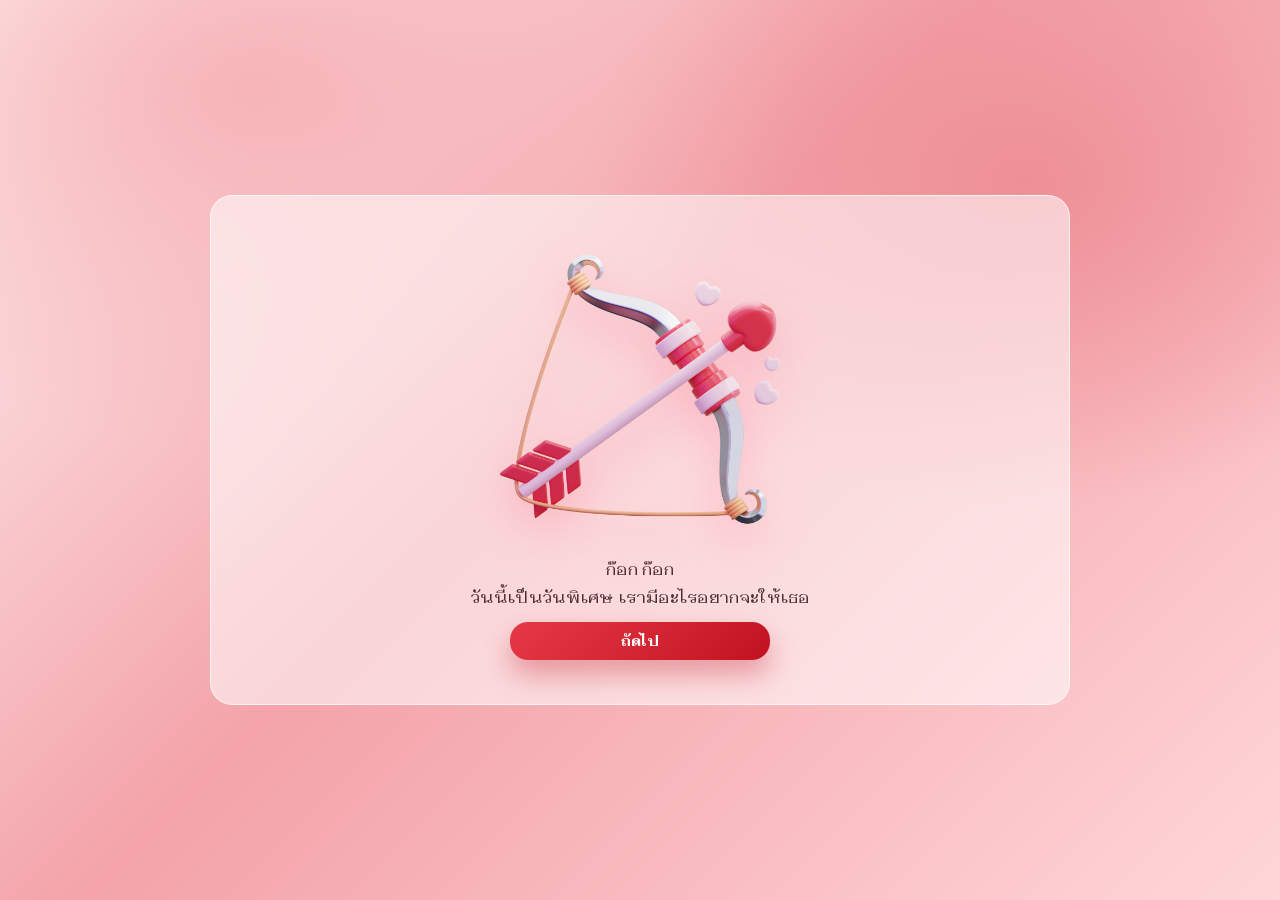
<file: index.html>
<!doctype html>
<html lang="th">
<head>
  <meta charset="utf-8" />
  <meta name="viewport" content="width=device-width, initial-scale=1" />
  <title>Happy Valentine’s Day</title>

  <link rel="stylesheet" href="css/style.css" />
</head>

<body>

  <!-- ❤️ พื้นหลังหัวใจ -->
  <canvas id="heartCanvas"></canvas>

  <div class="container">
    <div class="shell center">

      <!-- การ์ดหลัก -->
      <div class="white-card">

        <!-- โซนรูป (เปลี่ยนตาม STEP) -->
        <div class="gift-stage" id="giftStage">
          <img
            id="giftImg"
            class="gift-img"
            src="assets/valentine-calendar.png"
            alt="valentine"
          />
        </div>

        <!-- STEP 1 -->
        <div class="card-body" id="step1">
          <p class="subtle">
            ก๊อก ก๊อก  <br>
            วันนี้เป็นวันพิเศษ เรามีอะไรอยากจะให้เธอ 
          </p>

          <button class="btn" id="toStep2">
            ถัดไป
          </button>
        </div>

        <!-- STEP 2 -->
        <div class="card-body" id="step2" style="display:none;">
          <p class="subtle">
            แตะตรงนี้สิ  <br>
            มีของขวัญมาให้เธอ 
          </p>

          <button class="btn" id="openGiftBtn">
            รับของขวัญ
          </button>
        </div>

        <!-- STEP 3 -->
        <div class="card-body" id="step3" style="display:none;">
          <h3>Happy Valentine’s Day </h3>

          <p class="subtle">
          ถึงน้องน้ามเพ้ด
          </p>

         <a href="pass.html" class="btn btn-gradient-red">
  ถัดไป
</a>

        </div>

      </div>
    </div>
  </div>

  <!-- JS -->
  <script src="js/valentine.js"></script>
</body>
</html>
</file>
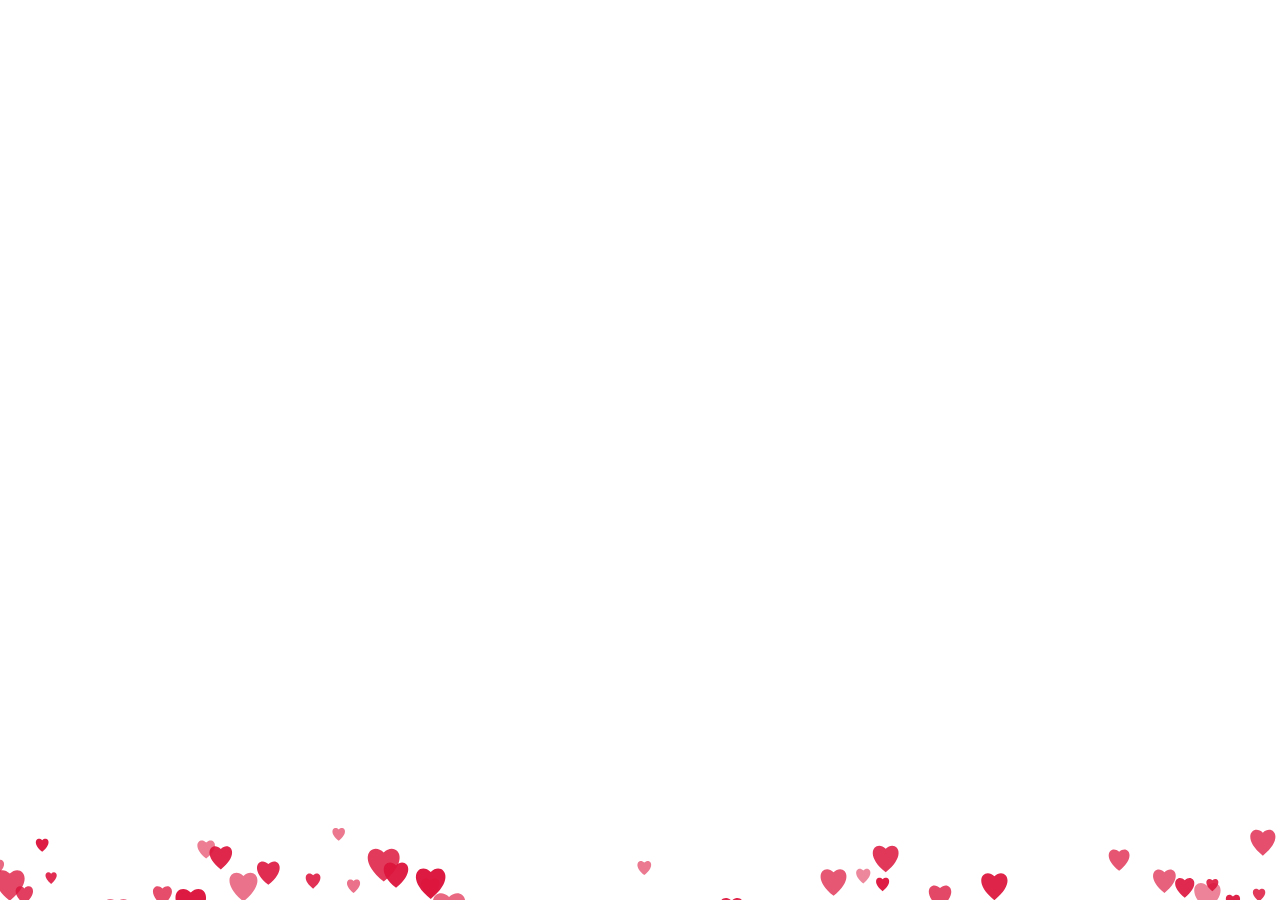
<file: Background.html>
<!doctype html>
<html lang="th">
<head>
<meta charset="utf-8">
<title>Floating Hearts</title>

<style>
  html,body{
    margin:0;
    width:100%;
    height:100%;
    overflow:hidden;
    font-family:Arial, sans-serif;
  }

   canvas{
    position:fixed;
    inset:0;
    z-index:0;           /* หลังสุด */
    pointer-events:none; /* คลิกผ่าน */
  }

  .text{
    position:fixed;
    top:50%;
    left:50%;
    transform:translate(-50%,-50%);
    color:white;
    font-size:24px;
    text-align:center;
    z-index:2;
  }
</style>
</head>

<body>

<canvas id="c"></canvas>

<script>
const canvas = document.getElementById("c");
const ctx = canvas.getContext("2d");

function resize(){
  canvas.width = window.innerWidth;
  canvas.height = window.innerHeight;
}
window.addEventListener("resize", resize);
resize();

class Heart{
  constructor(){
    this.reset();
  }

  reset(){
    this.x = Math.random() * canvas.width;
    this.y = canvas.height + Math.random()*200;
    this.size = 8 + Math.random()*16;
    this.speed = 0.5 + Math.random()*1.5;
    this.alpha = 0.5 + Math.random()*0.5;
  }

  draw(){
    ctx.save();
    ctx.translate(this.x,this.y);
    ctx.scale(this.size/20,this.size/20);
    ctx.beginPath();
    ctx.moveTo(0,0);
    ctx.bezierCurveTo(-10,-10,-25,5,0,25);
    ctx.bezierCurveTo(25,5,10,-10,0,0);
    ctx.fillStyle = `rgba(220,20,60,${this.alpha})`; // crimson red

    ctx.fill();
    ctx.restore();
  }

  update(){
    this.y -= this.speed;
    this.x += Math.sin(this.y/40)*0.3;
    if(this.y < -50) this.reset();
    this.draw();
  }
}

const hearts = [];
for(let i=0;i<120;i++) hearts.push(new Heart());

function animate(){
  ctx.clearRect(0,0,canvas.width,canvas.height);
  hearts.forEach(h=>h.update());
  requestAnimationFrame(animate);
}
animate();
</script>

</body>
</html>
</file>
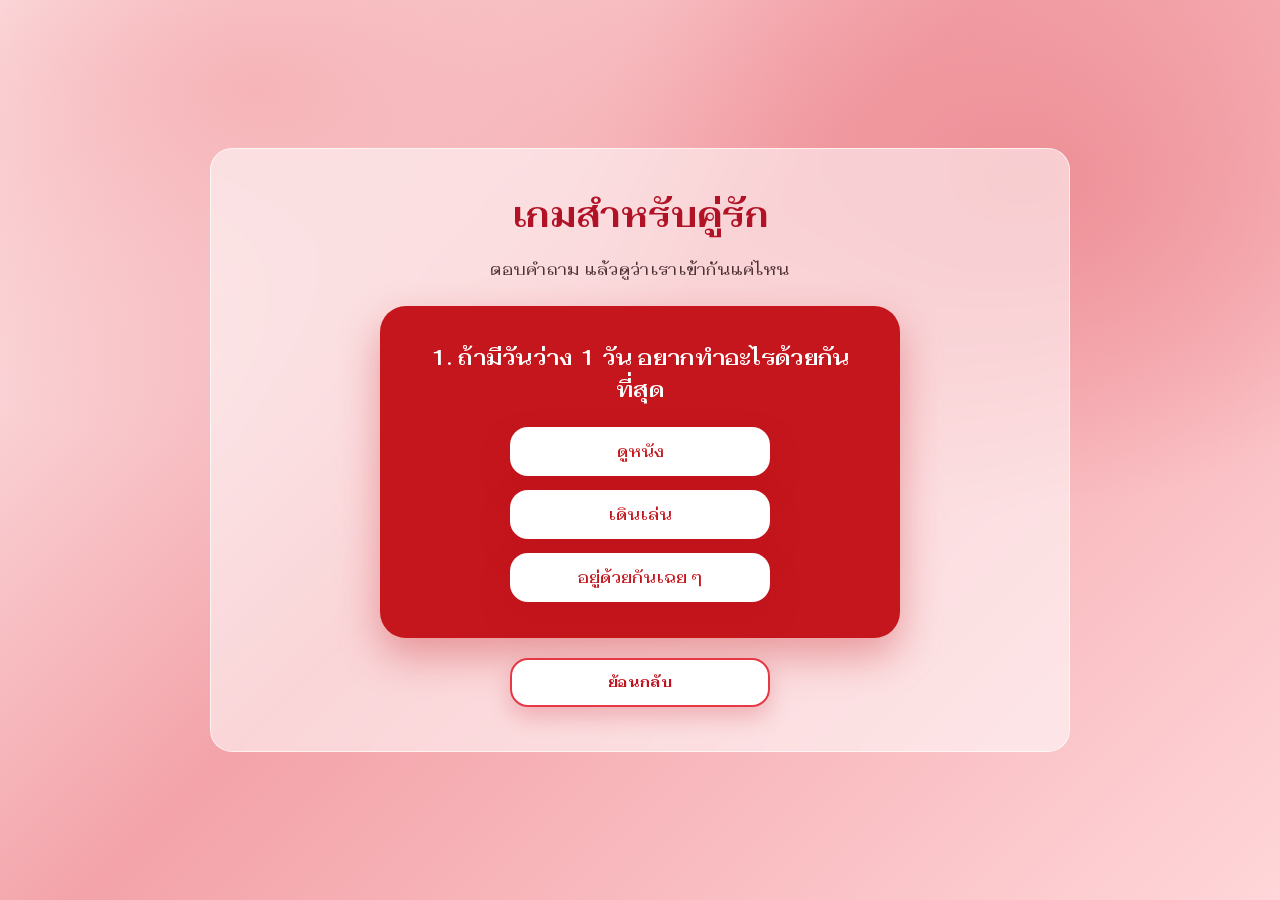
<file: couple-game.html>
<!doctype html>
<html lang="th">
<head>
  <meta charset="utf-8" />
  <meta name="viewport" content="width=device-width, initial-scale=1" />
  <title>เกมสำหรับคู่รัก</title>

  <!-- main style -->
  <link rel="stylesheet" href="css/style.css" />
</head>

<body>

  <div class="container">
    <div class="shell center">

      <!-- TITLE -->
      <h1>เกมสำหรับคู่รัก</h1>
      <p class="subtle">ตอบคำถาม แล้วดูว่าเราเข้ากันแค่ไหน</p>

      <!-- LOVE GAME CARD -->
      <div class="love-card" id="gameCard">
        <h4 id="questionText"></h4>
        <p class="subtle" id="answerHint"></p>

        <div class="btn-row column" id="choices"></div>
      </div>

      <!-- BACK BUTTON -->
      <div style="margin-top:20px;">
        <a class="btn secondary" href="menu.html">ย้อนกลับ</a>
      </div>

    </div>
  </div>

  <!-- GAME SCRIPT -->
  <script src="js/couple-game.js"></script>

</body>
</html>
</file>
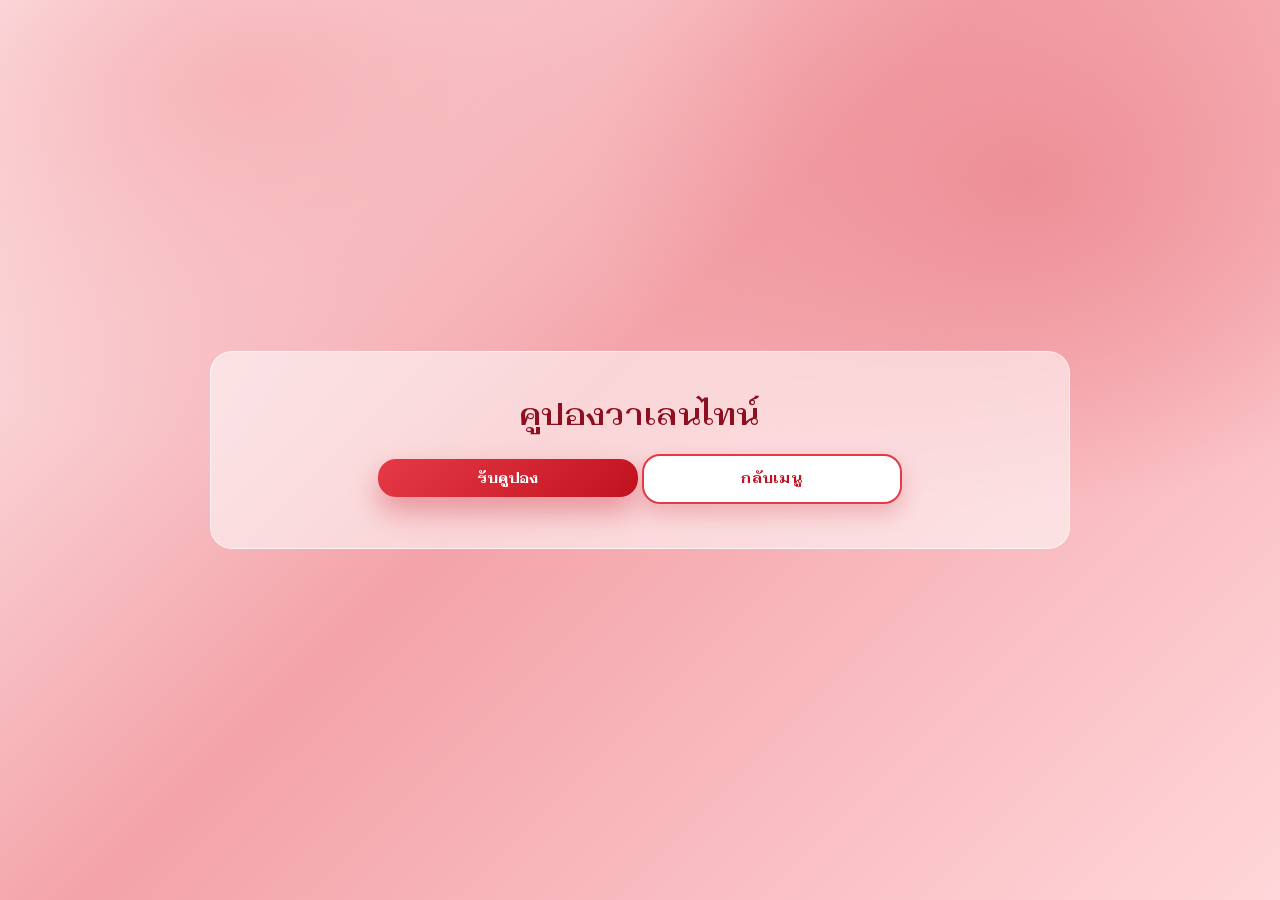
<file: coupon.html>
<!doctype html>
<html lang="th">
<head>
  <meta charset="utf-8" />
  <meta name="viewport" content="width=device-width,initial-scale=1" />
  <title>คูปองวาเลนไทน์</title>
  <link rel="stylesheet" href="css/style.css" />
</head>

<body>

    <!-- คูปอง -->
    <div class="container">
  <div class="shell center">

    <h4>คูปองวาเลนไทน์ </h4>
    <p class="subtle" id="statusText"></p>

    <!-- ปุ่มรับ -->
    <button class="btn" id="receiveBtn">รับคูปอง</button>

    <!-- คูปอง -->
    <div class="coupon-grid hidden" id="couponGrid">
      <img src="assets/coupon1.png" data-id="1" class="coupon-img">
      <img src="assets/coupon2.png" data-id="2" class="coupon-img">
      <img src="assets/coupon3.png" data-id="3" class="coupon-img">
      <img src="assets/coupon4.png" data-id="4" class="coupon-img">
    </div>

    <a class="btn secondary back-btn" href="menu.html">
      กลับเมนู
    </a>

  </div>
</div>

<!-- popup -->
<div class="popup" id="popup">
  <div class="popup-card">
    <img id="popupImg">
    <p id="popupText"></p>
    <button class="btn" id="useBtn">ใช้คูปองนี้</button>
    <button class="btn secondary" onclick="closePopup()">ปิด</button>
  </div>
</div>

<script src="js/coupon.js"></script>


</body>
</html>
</file>
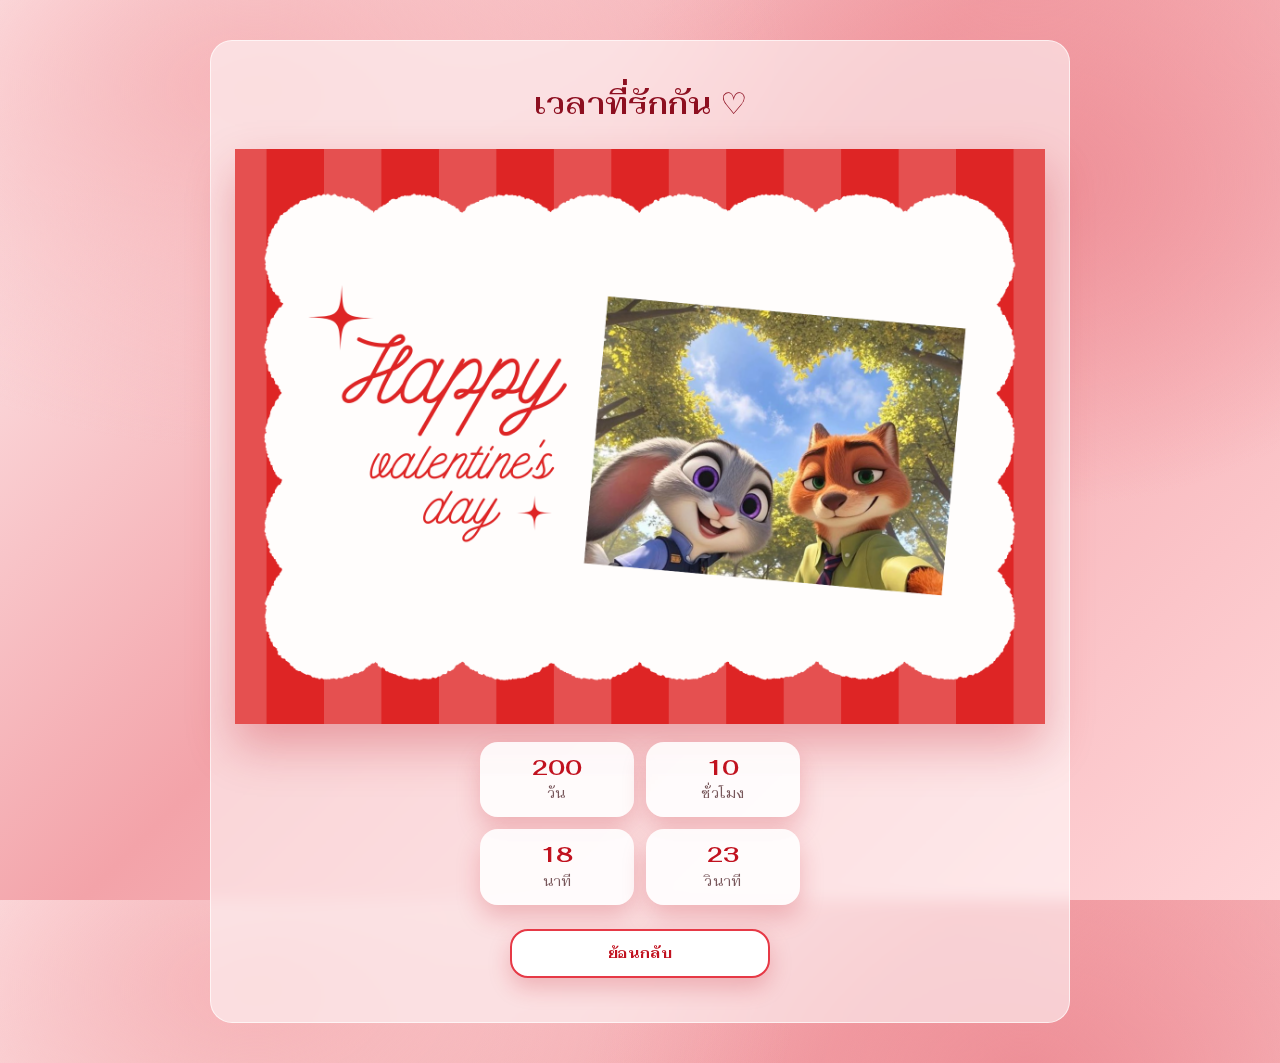
<file: days.html>
<!doctype html>
<html lang="th">
<head>
  <meta charset="utf-8" />
  <meta name="viewport" content="width=device-width,initial-scale=1" />
  <title>เวลาที่รักกัน</title>
  <link rel="stylesheet" href="css/style.css" />
</head>
<body>

  <div class="container">
    <div class="shell center love-wrap">

      <h4 class="love-title">เวลาที่รักกัน ♡</h4>

      <!-- รูปหัวใจ (ขยายจริง) -->
      <img src="assets/heart.png" class="imgxxx" alt="love" />

      <!-- กล่องเวลา -->
      <div class="time-grid">
        <div class="time-box">
          <div class="time-value" id="days">0</div>
          <div class="time-label">วัน</div>
        </div>

        <div class="time-box">
          <div class="time-value" id="hours">0</div>
          <div class="time-label">ชั่วโมง</div>
        </div>

        <div class="time-box">
          <div class="time-value" id="minutes">0</div>
          <div class="time-label">นาที</div>
        </div>

        <div class="time-box">
          <div class="time-value" id="seconds">0</div>
          <div class="time-label">วินาที</div>
        </div>
      </div>

      <div class="back-row">
        <a class="btn secondary" href="menu.html">ย้อนกลับ</a>
      </div>

    </div>
  </div>

  <script src="js/days.js"></script>
</body>
</html>
</file>
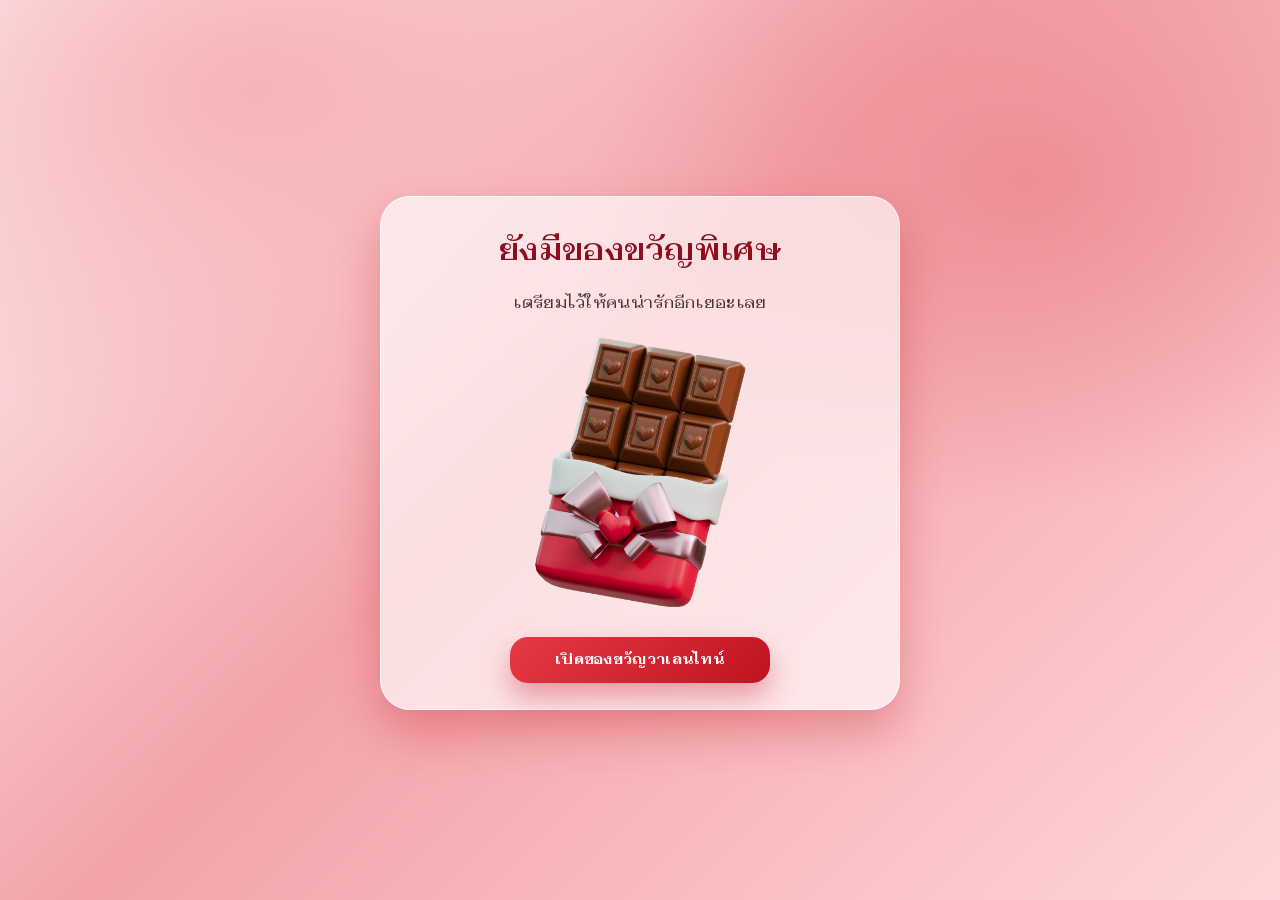
<file: gift.html>
<!doctype html>
<html lang="th">
<head>
  <meta charset="utf-8">
  <meta name="viewport" content="width=device-width, initial-scale=1.0">
  <title>ของขวัญจากใจ</title>
  <link rel="stylesheet" href="css/style.css">
</head>

<body>

  <div class="container">
    <div class="shell center big-card">
      <h4>ยังมีของขวัญพิเศษ</h4>
      <p class="subtle">เตรียมไว้ให้คนน่ารักอีกเยอะเลย</p>

      <img src="assets/gif.png" class="cake-img" alt="valentine gift">

      <div style="margin-top:18px;">
        <a href="menu.html" class="btn">เปิดของขวัญวาเลนไทน์ </a>
      </div>
    </div>
  </div>
  
</body>
</html>
</file>
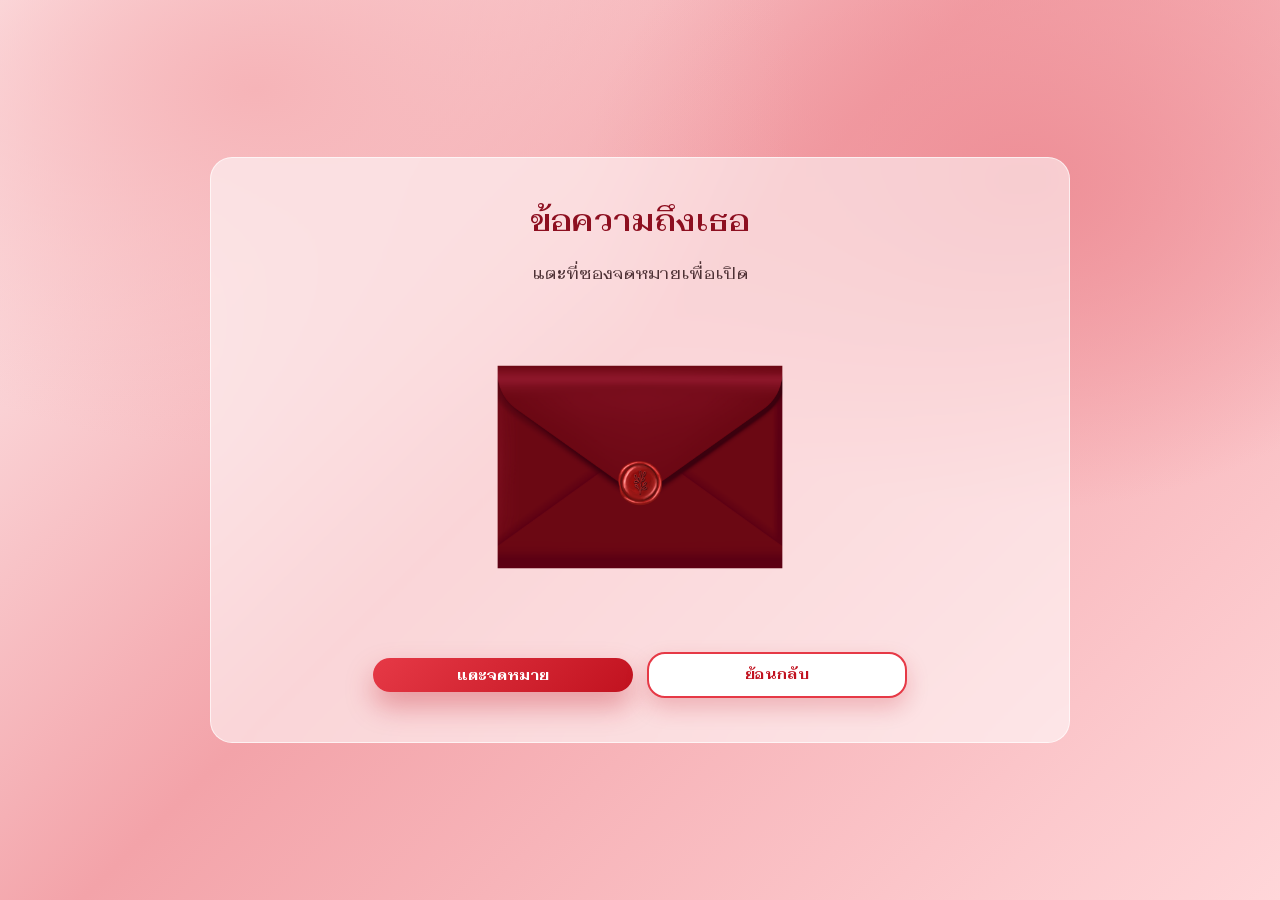
<file: letter.html>
<!doctype html>
<html lang="th">
<head>
  <meta charset="utf-8" />
  <meta name="viewport" content="width=device-width, initial-scale=1" />
  <title>ข้อความถึงเธอ</title>

  <link rel="stylesheet" href="css/style.css" />
</head>

<body>

  <div class="container">
    <div class="shell center">

      <h4>ข้อความถึงเธอ</h4>
      <p class="subtle" id="hintText">แตะที่ซองจดหมายเพื่อเปิด</p>

      <img
        src="assets/letter1.png"
        alt="letter"
        id="openLetter"
        class="letter-img letter-closed"
        draggable="false"
      />

      <div class="btn-row">
        <button class="btn" id="readBtn">แตะจดหมาย</button>
        <a class="btn secondary" href="menu.html">ย้อนกลับ</a>
      </div>

    </div>
  </div>

  <!-- MODAL -->
  <div class="modal-backdrop" id="modalBackdrop">
    <div class="modal">
      <p id="letterText"></p>
      <div class="row">
        <button class="btn" id="closeModalBtn">ปิด</button>
      </div>
    </div>
  </div>

  <script src="js/letter.js"></script>
</body>
</html>
</file>
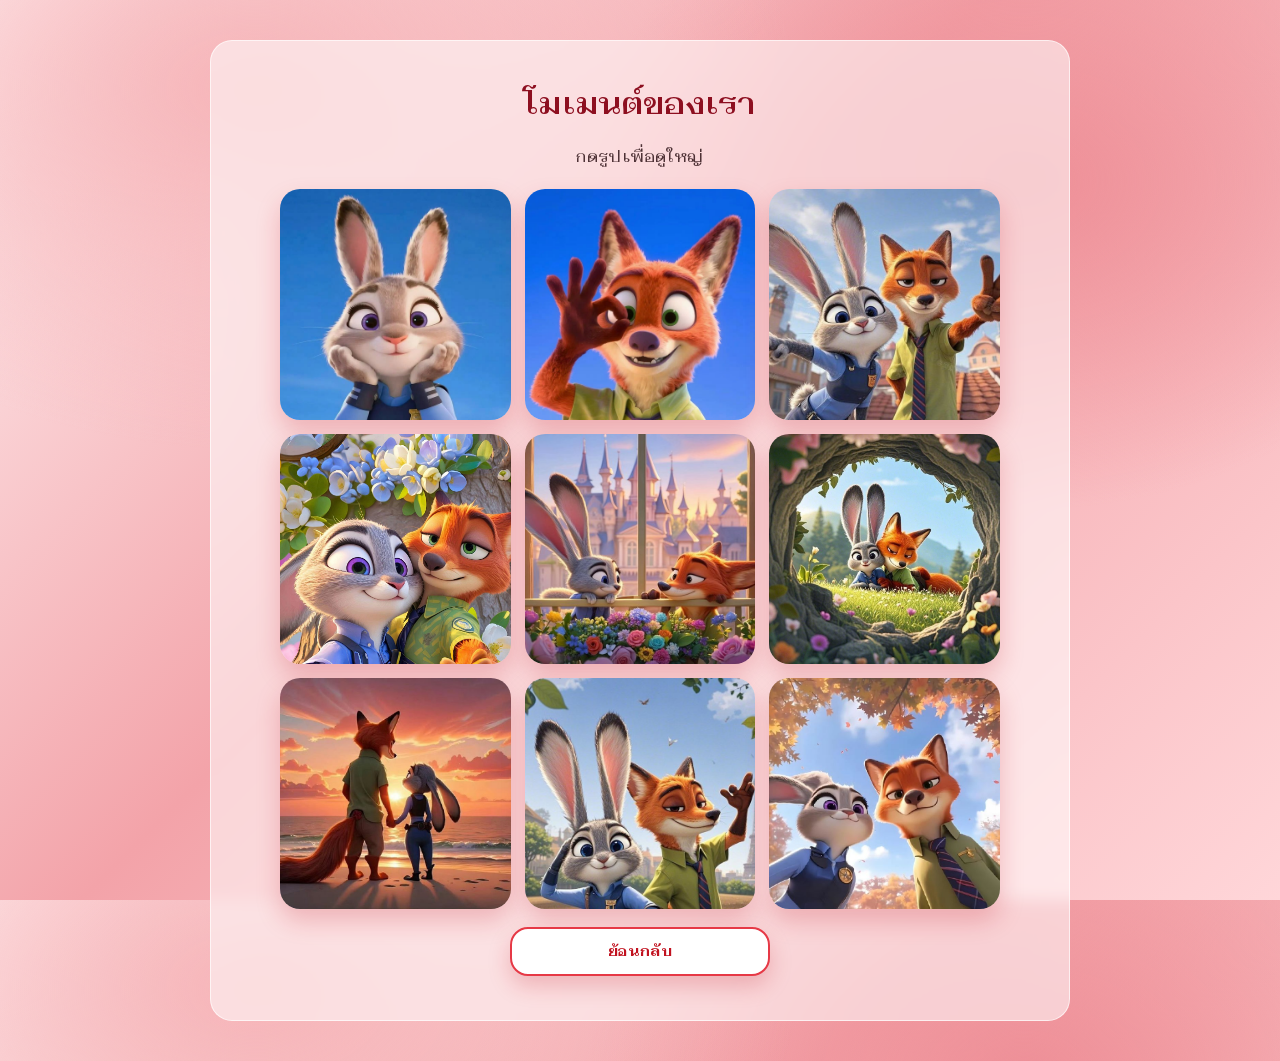
<file: memories.html>
<!doctype html>
<html lang="th">
<head>
  <meta charset="utf-8" />
  <meta name="viewport" content="width=device-width,initial-scale=1" />
  <title>ความทรงจำ</title>
  <link rel="stylesheet" href="css/style.css" />
</head>
<body>


  <div class="container">
    <div class="shell center">
      <h4>โมเมนต์ของเรา</h4>
      <p class="subtle">กดรูปเพื่อดูใหญ่</p>

      <div class="gallery" id="gallery"></div>

      <div style="margin-top:18px;">
        <a class="btn secondary" href="menu.html">ย้อนกลับ</a>
      </div>
    </div>
  </div>

  <div class="modal-backdrop" id="modalBackdrop">
    <div class="modal center">
      <img id="bigImg" alt="memory" style="width:100%; border-radius:18px; box-shadow: var(--shadow-soft);" />
      <div class="row">
        <button class="btn" id="closeModalBtn">ปิด</button>
      </div>
    </div>
  </div>

  <script src="js/memories.js"></script>

 
</body>
</html>
</file>
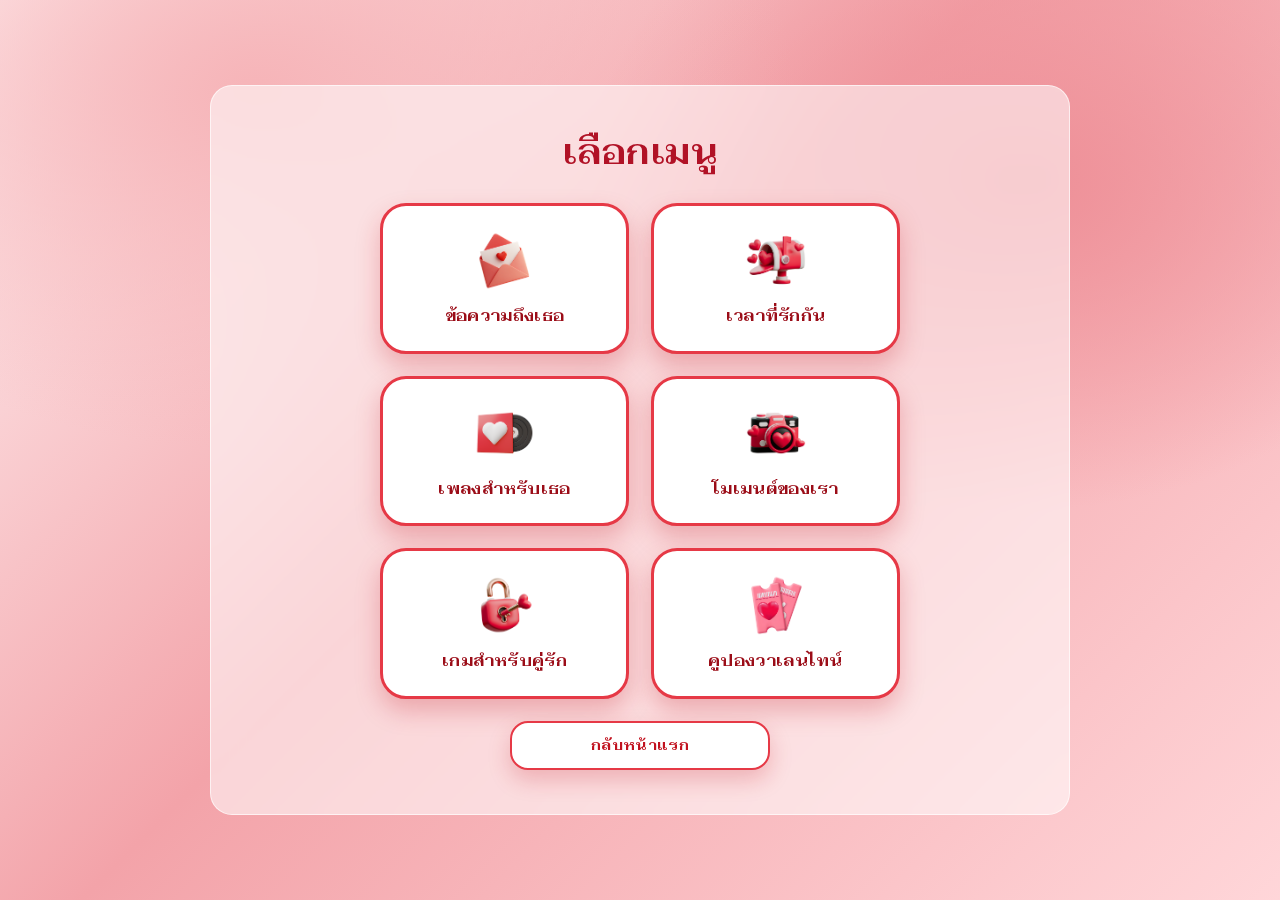
<file: menu.html>
<!doctype html>
<html lang="th">
<head>
  <meta charset="utf-8" />
  <meta name="viewport" content="width=device-width,initial-scale=1" />
  <title>เลือกเมนู</title>
  <link rel="stylesheet" href="css/style.css" />
</head>

<body>


  <div class="container">
    <div class="shell center">
      <h1>เลือกเมนู </h1>

      <div class="menu-grid">

        <!-- ข้อความถึงเธอ -->
        <a class="menu-item white" href="letter.html">
          <img src="assets/2.png" class="menu-icon">
          <div class="label">ข้อความถึงเธอ</div>
        </a>

        <!-- เวลาที่รักกัน -->
        <a class="menu-item white" href="days.html">
          <img src="assets/1.png" class="menu-icon">
          <div class="label">เวลาที่รักกัน</div>
        </a>

        <!-- เพลง -->
        <a class="menu-item white" href="music.html">
          <img src="assets/3.png" class="menu-icon">
          <div class="label">เพลงสำหรับเธอ</div>
        </a>

        <!-- โมเมนต์ -->
        <a class="menu-item white" href="memories.html">
          <img src="assets/4.png" class="menu-icon">
          <div class="label">โมเมนต์ของเรา</div>
        </a>

        <!-- เกมคู่รัก -->
        <a class="menu-item white" href="couple-game.html">
          <img src="assets/5.png" class="menu-icon">
          <div class="label">เกมสำหรับคู่รัก </div>
        </a>

        <!-- คูปอง -->
        <a class="menu-item white" href="coupon.html">
          <img src="assets/6.png" class="menu-icon">
          <div class="label">คูปองวาเลนไทน์ </div>
        </a>

      </div>

      <div style="margin-top:22px;">
        <a class="btn secondary" href="index.html">กลับหน้าแรก</a>
      </div>
    </div>
  </div>



</body>
</html>
</file>
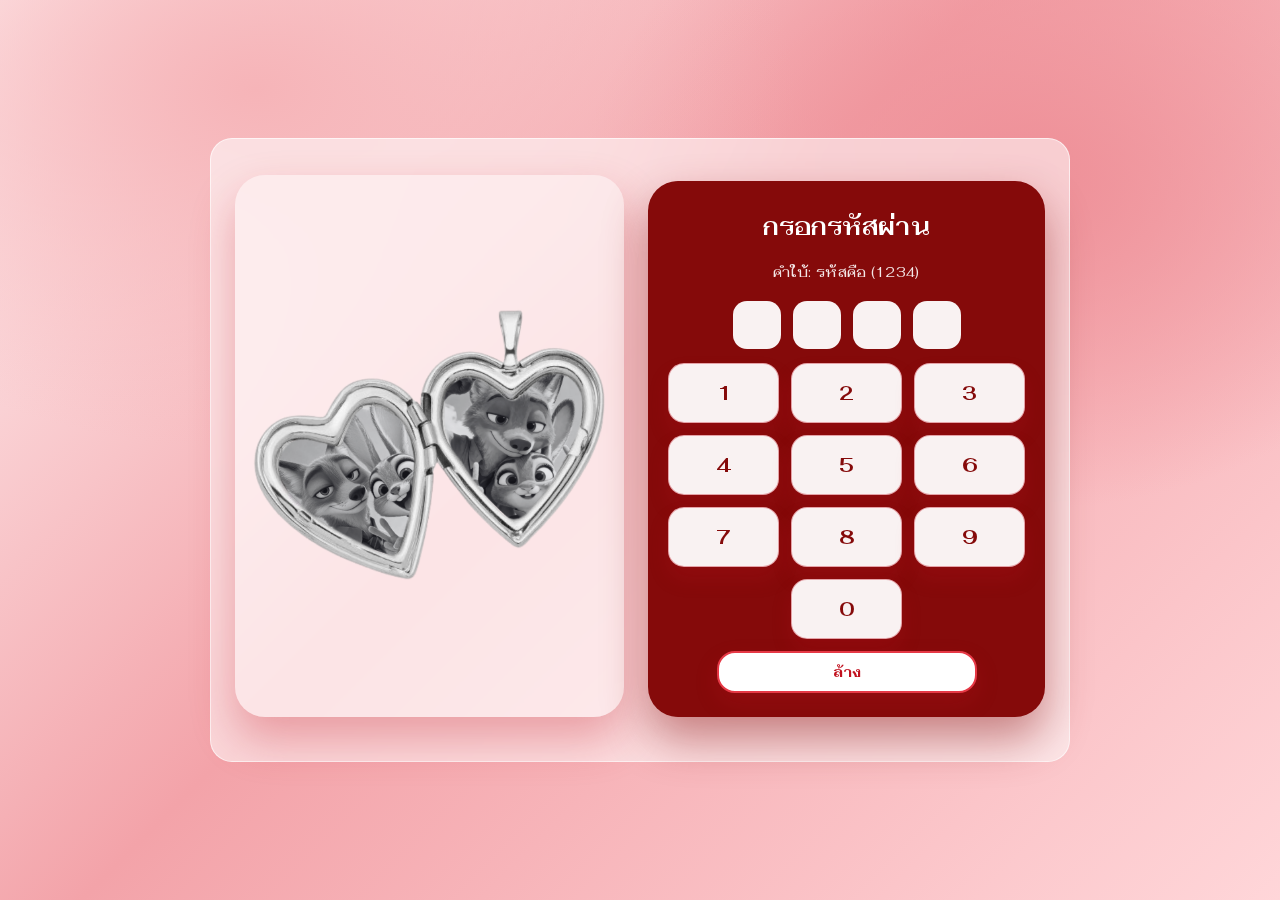
<file: pass.html>
<!doctype html>
<html lang="th">
<head>
  <meta charset="utf-8" />
  <meta name="viewport" content="width=device-width,initial-scale=1" />
  <title>ใส่รหัสผ่าน</title>
  <link rel="stylesheet" href="css/style.css" />
</head>

<body>


  <div class="container">
    <div class="shell">

      <!-- layout ซ้ายรูป ขวาใส่รหัส -->
      <div class="pass-layout">

        <!-- ฝั่งรูป -->
        <div class="pass-image">
          <img src="assets/pic1.png" alt="cute gif">
        </div>

        <!-- ฝั่งใส่รหัส -->
        <div class="pass-card-red pass-box center">

  <h2>กรอกรหัสผ่าน</h2>
  <div class="note">คำใบ้: รหัสคือ (1234)</div>

  <div class="digits" id="digits"></div>
  <div class="keypad" id="keypad"></div>

  <div style="margin-top:12px;">
    <button class="btn secondary" id="clearBtn">ล้าง</button>
  </div>
</div>


      </div>
    </div>
  </div>

  <!-- modal -->
  <div class="modal-backdrop" id="modalBackdrop">
    <div class="modal center">
      <h3 id="modalTitle">ลองใหม่</h3>
      <p id="modalMsg">รหัสไม่ถูกต้อง ลองใหม่อีกครั้งนะ</p>
      <div class="row">
        <button class="btn" id="closeModalBtn">ปิด</button>
      </div>
    </div>
  </div>

  <script src="js/pass.js"></script>



</body>
</html>
</file>
<file: css/style.css>
/* ===============================
   FONT : Fahkwang (Thai looped + cute)
   =============================== */
@import url('https://fonts.googleapis.com/css2?family=Fahkwang:wght@300;400;500;600;700&display=swap');

/* ===============================
   ROOT COLOR THEME (Cute Modern)
   =============================== */
:root{
  --pink-1:#fff5f6;
  --pink-2:#fde2e6;
  --card:#c1121f;
  --card-dark:#9b0d18;
  --white:#ffffff;

  --shadow: 0 22px 45px rgba(193,18,31,.30);
  --shadow-soft: 0 12px 24px rgba(193,18,31,.22);
  --radius: 28px;

  --container-pad: 40px;
  --shell-pad-x: 24px;
  --shell-pad-y: 36px;
}

/* ===============================
   GLOBAL RESET + FORCE FONT
   =============================== */
*{
  box-sizing:border-box;
  font-family: "Fahkwang", system-ui, -apple-system, "Segoe UI", sans-serif !important;
}

html, body{
  height:100%;
  margin:0;
  font-family: "Fahkwang", system-ui, -apple-system, "Segoe UI", sans-serif !important;
}

/* กันรูป/สื่อ ล้นกรอบแบบครอบจักรวาล */
img{
  max-width: 100%;
  height: auto;
}

/* ===============================
   BODY
   =============================== */
body{
 background:
  radial-gradient(900px 600px at 20% 10%, #f6b4b8 0%, transparent 60%),
  radial-gradient(800px 600px at 80% 20%, #ee8f97 0%, transparent 55%),
  linear-gradient(
    135deg,
    #fff2f3 0%,
    #f3a3a9 45%,
    #ffd6d9 100%
  );


  color:#4a1f24;
  letter-spacing:.3px;
  line-height:1.8;
  -webkit-text-size-adjust:100%;
}


/* ===== Floating Heart Background (No JS) ===== */
.bg-heart-layer{
  position: fixed;
  inset: 0;
  pointer-events: none;
  z-index: 1;
  overflow: hidden;
}

.bg-heart-layer span{
  position: absolute;
  bottom: -10%;
  font-size: 22px;
  opacity: .35;
  animation: floatHeart linear infinite;
}

/* กระจายตำแหน่ง + ความเร็ว */
.bg-heart-layer span:nth-child(1){ left:10%; animation-duration: 22s; }
.bg-heart-layer span:nth-child(2){ left:25%; animation-duration: 18s; font-size:18px; }
.bg-heart-layer span:nth-child(3){ left:45%; animation-duration: 26s; font-size:26px; }
.bg-heart-layer span:nth-child(4){ left:65%; animation-duration: 20s; }
.bg-heart-layer span:nth-child(5){ left:80%; animation-duration: 24s; font-size:20px; }
.bg-heart-layer span:nth-child(6){ left:90%; animation-duration: 28s; font-size:24px; }

@keyframes floatHeart{
  from{ transform: translateY(0) scale(.9); }
  to{ transform: translateY(-120vh) scale(1.4); }
}

/* ถ้ามีใช้ .bg-heart ด้วย JS */
.bg-heart{
  position:absolute;
  font-size: 20px;
  opacity: .35;
  animation: bgFloat linear infinite;
  filter: blur(.2px);
}

@keyframes bgFloat{
  from{ transform: translateY(110vh) translateX(0) scale(.9); }
  to{ transform: translateY(-120vh) translateX(-40px) scale(1.3); }
}

/* ===============================
   LAYOUT
   =============================== */
.container{
  min-height:100%;
  display:flex;
  align-items:center;
  justify-content:center;
  padding: var(--container-pad) 18px;
}

.shell{
  width:min(980px, 100%);
  background: rgba(255,255,255,0.55);
  backdrop-filter: blur(8px);
  border: 1px solid rgba(255,255,255,0.65);
  border-radius: 22px;
  padding: var(--shell-pad-y) var(--shell-pad-x) calc(var(--shell-pad-y) + 8px);
}

.center{ text-align:center; }

/* ===============================
   TYPOGRAPHY
   =============================== */
h1{
  font-size: 34px;
  margin: 0 0 12px;
  font-weight:700;
  letter-spacing:.6px;
  color:#b11226;
}

h2{
  font-size: 24px;
  margin: 0 0 12px;
  font-weight:600;
  color:#ffffff;
}

h3{
  font-size: 24px;
  margin: 0 0 12px;
  font-weight:600;
  color:#8d0f20;
}

h4{
  font-size: 30px;
  margin: 0 0 12px;
  font-weight:600;
  color:#8d0f20;
}
h5{
  font-size: 24px;
  margin: 0 0 12px;
  font-weight:600;
  color:#000000;
}

h6{
  font-size: 34px;
  margin: 0 0 12px;
  font-weight:600;
  color:#ffffff;
}

h7{
   display: block;   /* ทำให้ขึ้นบรรทัดใหม่ทุกตัว */
  margin: 10px 0;
margin:10px 0;
  font-weight:400;
  line-height:1.75;
  color:#ffffff;
}

p{
  margin:10px 0;
  font-weight:400;
  line-height:1.75;
  color:#3a1f23;
}

.subtle{ opacity:.9; }
.small{ font-size:13px; opacity:.85; }

/* ===============================
   BUTTONS
   =============================== */
.btn{
  border:0;
  padding: 13px 22px;
  border-radius: 999px;
  background: linear-gradient(135deg,#e63946,#c1121f);
  color:#ffffff;
  font-weight:700;
  cursor:pointer;
  box-shadow: 0 14px 28px rgba(193,18,31,.35);
  transition: all .2s ease;
  display:inline-flex;
  align-items:center;
  justify-content:center;
  text-decoration: none;
  
}
.btn,
.btn:hover,
.btn:focus{
  text-decoration: none;
}

/* ===============================
   FIX BUTTON SIZE ON MOBILE
   =============================== */
@media (max-width: 480px) {
  .btn-row {
    flex-direction: row;      /* ✅ ซ้าย–ขวา */
    justify-content: center;
    flex-wrap: wrap;          /* กันล้น */
  }
}



  .btn,
  .btn.secondary {
    width: 100%;                  /* ไม่เกินการ์ด */
    max-width: 260px;             /* กันใหญ่เกิน */
    font-size: 14px;              /* ลดตัวหนังสือ */
    padding: 10px 14px;           /* ลดความสูง */
    border-radius: 18px;
  }

@media (max-width: 360px) {
  .btn {
    font-size: 13px;
    padding: 8px 12px;
  }
}
.btn-row {
  display: flex;
  justify-content: center;
  align-items: center;
  gap: 12px;
  flex-wrap: wrap;
}


.btn:hover{
  background: linear-gradient(135deg,#c1121f,#9b0d18);
  box-shadow: 0 18px 36px rgba(193,18,31,.45);
}

.btn:active{
  transform: scale(.97);
}

.btn.secondary{
  background:#ffffff;
  color:#c1121f;
  border: 2px solid #e63946;
  text-decoration: none;
  box-shadow: 0 10px 22px rgba(193,18,31,.22);
}

/* กันกรณีเป็น <a> แล้วมีเส้นใต้ */
.btn.secondary:hover,
.btn.secondary:focus,
.btn.secondary:active{
  text-decoration: none;
  color:#9b0d18;
}

/* ===============================
   CARDS
   =============================== */
.card{
  background: rgba(255,255,255,0.7);
  border-radius: var(--radius);
  box-shadow: var(--shadow);
  padding: 22px;
}

.card::before{
  background: linear-gradient(
    120deg,
    rgba(230,57,70,.35),
    transparent 60%
  );
}

.big-card{
  width:min(720px,100%);
  margin: 0 auto;
  border-radius: 30px;
  padding: 26px;
  background: rgba(255,255,255,0.65);
  box-shadow: var(--shadow);
}

.pink-panel{
  width:min(520px, 100%);
  margin: 0 auto;
  background: linear-gradient(135deg, #c1121f, #e63946);
  color:#ffffff;
  border-radius: 30px;
  padding: 24px 20px;
  box-shadow: var(--shadow);
}



/* ===============================
   BADGE
   =============================== */
.badge{
  display:inline-flex;
  gap:8px;
  align-items:center;
  padding: 8px 16px;
  background: rgba(255,255,255,0.92);
  border:1px solid rgba(193,18,31,.35);
  border-radius: 999px;
  color:#9b0d18;
  font-weight:700;
}

/* ===============================
   MENU GRID (6 ITEMS)
   =============================== */
.menu-grid{
  margin-top: 20px;
  display:grid;
  grid-template-columns: repeat(2, 1fr);
  gap: 22px;
  width: min(520px, 100%);
  margin-inline:auto;
}

.menu-item{
  background: linear-gradient(135deg, #c1121f, #e63946);
  border-radius: 26px;
  padding: 24px 18px;
  color:#ffffff;
  text-decoration:none;
  display:flex;
  flex-direction:column;
  align-items:center;
  justify-content:center;
  min-height: 150px;
  box-shadow: var(--shadow);
  transition: all .2s ease;
  -webkit-tap-highlight-color: transparent;
}

.menu-item:hover{
  transform: translateY(-4px);
  filter: brightness(1.06);
}

.menu-item .icon{
  width:48px;
  height:48px;
  margin-bottom: 12px;
  object-fit:contain;
  filter: drop-shadow(0 10px 14px rgba(193,18,31,.35));
}

.menu-item .label{
  font-weight:600;
  text-align:center;
  line-height:1.3;
  font-size: 16px;
}

/* ===============================
   MENU WHITE STYLE
   =============================== */
.menu-item.white{
  background: #ffffff;
  border: 3px solid #e63946;
  color: #9b0d18;
  box-shadow: 0 12px 24px rgba(193,18,31,.25);
}

.menu-item.white .label{
  color: #9b0d18;
  font-weight:800;
  margin-top: 10px;
}

.menu-item.white:hover{
  background: #fff5f6;
  transform: translateY(-4px) scale(1.02);
}

/* icon */
.menu-icon{
  width:60px;
  height:60px;
  object-fit:contain;
  margin-bottom: 6px;
}

/* ===============================
   PASSCODE
   =============================== */
.pass-box{
  flex: 1;
  height: auto;
}

.digits{
  display:flex;
  justify-content:center;
  gap: 12px;
  margin: 16px 0 14px;
  flex-wrap: wrap;
}

.digit{
  width: 48px;
  height: 48px;
  background: rgba(255,255,255,.95);
  border-radius: 14px;
  display:flex;
  align-items:center;
  justify-content:center;
  font-size: 20px;
  font-weight:700;
  color:#c1121f;
}

/* ✅ จัด keypad ให้เป็นตัวจริงที่เดียว (กันซ้ำ) */
.keypad{
  margin-top: 14px;
  display:grid;
  grid-template-columns: repeat(3, 1fr);
  gap: 12px;
}

.key{
  background: rgba(255,255,255,.95);
  border: 1px solid rgba(193,18,31,.35);
  border-radius: 16px;
  padding: 16px 0;
  font-size: 20px;
  font-weight:700;
  color:#c1121f;
  cursor:pointer;
  box-shadow: 0 12px 20px rgba(193,18,31,.18);
  -webkit-tap-highlight-color: transparent;
}

.key:active{ transform: translateY(1px); }

/* ✅ ปุ่ม 0 ให้อยู่ “กลาง” แบบสวย ไม่ยืดแปลก */
.key-zero{
  grid-column: 2 / 3;     /* อยู่คอลัมน์กลาง */
  justify-self: stretch;
  width: 100%;
  max-width: none;
}

/* ===============================
   MODAL
   =============================== */
.modal-backdrop{
  position:fixed;
  inset:0;
  background: rgba(0,0,0,.45);
  display:none;
  align-items:center;
  justify-content:center;
  padding: 18px;
}

.modal{
  width: min(560px, 100%);
  max-height: 85vh;          /* ⭐ สำคัญ */
  overflow: hidden;          /* กันล้น */
  background: rgba(255,255,255,.97);
  border-radius: 22px;
  padding: 20px;
  box-shadow: var(--shadow);
}


.modal h3{
  margin: 6px 0 10px;
  color:#c1121f;
}
.modal p{ white-space: pre-wrap; }

.modal .row{
  display:flex;
  gap:10px;
  justify-content:center;
  margin-top: 14px;
  flex-wrap: wrap;
}

/* ===============================
   GALLERY
   =============================== */
.gallery{
  display:grid;
  grid-template-columns: repeat(3, 1fr);
  gap: 14px;
  width:min(720px,100%);
  margin: 18px auto 0;
}

.photo{
  width:100%;
  aspect-ratio: 1/1;
  object-fit: cover;
  border-radius: 20px;
  box-shadow: var(--shadow-soft);
  cursor:pointer;
}

/* ===============================
   QUIZ
   =============================== */
.qbox{
  width:min(720px,100%);
  margin: 0 auto;
}

.choice{
  width:100%;
  text-align:left;
  padding: 14px 16px;
  border-radius: 18px;
  border:1px solid rgba(193,18,31,.35);
  background: rgba(255,255,255,.95);
  cursor:pointer;
  font-weight:600;
  margin: 8px 0;
}

.choice.selected{
  outline: 2px solid rgba(193,18,31,.65);
}
.hr{
  height:1px;
  background: rgba(0,0,0,.08);
  margin: 16px 0;
}

/* ===============================
   JIGSAW
   =============================== */
.canvas-wrap{
  width: 100%;
  max-width: 420px;          /* จำกัดความกว้างใน card */
  margin: 0 auto;
}

.canvas-wrap canvas{
  width: 100%;               /* ย่ออัตโนมัติ */
  height: auto;
  display: block;
  border-radius: 18px;
}


/* ===============================
   WHEEL
   =============================== */
.wheel-wrap{
  width: 100%;
  max-width: 420px;          /* จำกัดให้พอดีการ์ด */
  margin: 0 auto;
}

.wheel-wrap canvas{
  width: 100%;               /* ย่อ canvas ตามการ์ด */
  height: auto;
  display: block;
  border-radius: 50%;        /* วงล้อกลมเนียน */
}



/* ===============================
   PASS PAGE LAYOUT
   =============================== */
.pass-layout{
  display: flex;
  gap: 24px;
  align-items: stretch;
}

.pass-image{
  flex: 1;
  display: flex;
  align-items: center;
  justify-content: center;

  background: rgba(255,255,255,0.35);
  border-radius: 30px;
  box-shadow: var(--shadow);
  padding: 16px;
}

.pass-image img{
  animation: float 3s ease-in-out infinite;
  width: 100%;
  height: 100%;
  object-fit: contain;
  border-radius: 22px;
}

@keyframes float{
  0%,100%{ transform: translateY(0); }
  50%{ transform: translateY(-6px); }
}

/* ===== IMAGE CENTER ===== */
.center-img{
  max-width: 80%;
  height: auto;
  display: block;
  margin: 18px auto;
  border-radius: 28px;
  box-shadow: var(--shadow);
  object-fit: cover;
}
/* ===== TIME GRID ===== */
.time-grid{
  display: grid;
  grid-template-columns: repeat(2, 1fr);
  gap: 12px;
  margin-top: 16px;
  margin-bottom: 24px; /* 👈 เพิ่มบรรทัดนี้ */
  max-width: 320px;
  margin-left: auto;
  margin-right: auto;
}


/* กล่องเวลา */
.time-box{
  background: rgba(255,255,255,.88);
  border-radius: 18px;
  padding: 12px 6px;
  box-shadow: var(--shadow-soft);
}

/* ตัวเลข */
.time-value{
  font-size: 22px;       /* 🔽 ลดขนาด */
  font-weight: 800;
  color: #c1121f;
  line-height: 1.2;
}

/* label */
.time-label{
  font-size: 13px;
  opacity: .75;
  margin-top: 2px;
}


/* ===== ซองจดหมาย ===== */
.letter-img{
  width:330px;              /* 🔥 รูปใหญ่ขึ้น */
  max-width:100%;
  height:auto;
  display:block;
  margin:14px auto 20px;
  cursor:pointer;           /* 🔥 บอกว่ากดได้ */
  user-select:none;
  -webkit-tap-highlight-color:transparent;
  position:relative;
  z-index:2;                /* 🔥 ไม่โดนบัง */
  transition:transform .2s ease;
  
}

.letter-img:active{
  transform:scale(0.96);
}


/* Vinyl */
.vinyl-wrap{
  width:350px;
  height:350px;
  margin: 0 auto 14px;
  display:flex;
  align-items:center;
  justify-content:center;
}

@media (max-width: 720px){
  .music-controls{
    flex-direction: row;
    justify-content: center;
    flex-wrap: wrap;
  }
}


.music-controls{
  display:flex;
  justify-content:center;
  margin-top: 14px;
  flex-wrap: wrap;
  gap: 10px;
}

/* ===============================
   RESPONSIVE (Tablet)
   =============================== */
@media (max-width: 900px){
  :root{
    --container-pad: 32px;
    --shell-pad-x: 20px;
    --shell-pad-y: 28px;
  }

  .big-card{ padding: 22px; }
  .menu-grid{ width: min(560px, 100%); }
}

/* ===============================
   RESPONSIVE (Phone)
   =============================== */
@media (max-width: 720px){
  :root{
    --container-pad: 20px;
    --shell-pad-x: 16px;
    --shell-pad-y: 22px;
  }

  h1{ font-size: 26px; }
  h2{ font-size: 20px; }

  /* ✅ flex บนมือถือให้เรียงลง */
  .pass-layout{
    flex-direction: column;
    gap: 16px;
  }

  .pass-image{
    order: -1;
    padding: 12px;
    border-radius: 24px;
  }

  /* กันรูปสูงเกินจอ */
  .pass-image img{
    height: auto;
    max-height: 42vh;
    object-fit: contain;
  }

  .big-card{
    padding: 18px;
    border-radius: 24px;
  }

  .pink-panel{
    border-radius: 24px;
    padding: 18px 16px;
  }

  /* ✅ ปุ่มเรียงสวยบนมือถือ */
  .modal .row,
  .music-controls{
    flex-direction: column;
    align-items: stretch;
  }

.modal .btn{
  width: 100%;
  max-width: 420px;
}


  /* เมนูไม่แน่น */
  .menu-grid{
    width: 100%;
    max-width: 520px;
    gap: 12px;
    grid-template-columns: repeat(2, minmax(0, 1fr));
  }

  .menu-item{
    min-height: 128px;
    padding: 16px 12px;
  }

  .menu-icon{ width: 52px; height: 52px; }

  /* keypad / digits */
  .digits{ gap: 10px; }
  .digit{ width: 44px; height: 44px; font-size: 18px; }
  .key{ padding: 14px 0; font-size: 18px; }

  /* time */
  .time-grid{
    grid-template-columns: repeat(2, 1fr);
  }
  .time-value{ font-size: 22px; }

  /* gallery */
  .gallery{
    grid-template-columns: repeat(2, 1fr);
  }

  /* vinyl */
  .vinyl-wrap{ width: 210px; height: 210px; }

  /* ปรับรูปเค้ก/รูปสื่อไม่ให้ใหญ่เกินการ์ด */
  .cake-img{
    width: min(260px, 72vw);
    max-width: 280px;
  }

  .center-img{
    max-width: 100%;
    max-height: 46vh;
    object-fit: contain;
  }

  .letter-img{
    width: min(320px, 82vw);
    max-width: 340px;
  }
}

/* ===============================
   RESPONSIVE (Small Phone)
   =============================== */
@media (max-width: 420px){
  h1{ font-size: 23px; }
  h2{ font-size: 18px; }

  .shell{ border-radius: 18px; }

  .cake-stage{
    width: min(300px, 86vw);
  }

  .gallery{
    grid-template-columns: 1fr;
  }

  .menu-grid{
    grid-template-columns: 1fr;
  }

  .menu-item{
    min-height: 112px;
  }

  .vinyl-wrap{ width: 190px; height: 190px; }
}

/* ===============================
   Anniversary FX Layer
   =============================== */
#fxLayer{
  position: fixed;
  inset: 0;
  pointer-events: none;
  overflow: hidden;
  z-index: 50;
}

/* อนิเมชันลอยขึ้น */
.particle{
  position: absolute;
  bottom: -12vh;
  will-change: transform, opacity;
  animation: floatUp ease-in forwards;
  filter: drop-shadow(0 8px 12px rgba(0,0,0,.12));
}

/* ดอกไม้ลอยนุ่มกว่า */
.particle.flower{ opacity: .95; }

/* หัวใจเด่นขึ้นนิดนึง */
.particle.heart{ opacity: 1; }

@keyframes floatUp{
  from{
    transform: translateY(0) scale(1);
    opacity: 1;
  }
  to{
    transform: translateY(-125vh) scale(1.4);
    opacity: 0;
  }
}

/* ===============================
   Media Card + Gift
   =============================== */
.media-card{
  width: min(520px, 92vw);
  background: #fff;
  border-radius: 22px;
  padding: 18px 18px 8px;
  box-shadow: 0 16px 32px rgba(0,0,0,.10);
  margin: 10px auto 14px;
}

.gift-stage{
  display: flex;
  justify-content: center;
  align-items: center;
  padding: 12px 0;
}

.gift-img{
  width: 290px;        /* ปรับได้ 180–260 */
  max-width: 100%;
  height: auto;
  display: block;
  margin: 0 auto 12px;
  object-fit: contain;
}


.gift-stage.opening .gift-img{
  animation: giftPop .55s ease;
}


@keyframes giftPop{
  0%   { transform: scale(1) rotate(0deg); }
  25%  { transform: scale(1.06) rotate(-4deg); }
  55%  { transform: scale(1.12) rotate(4deg); }
  100% { transform: scale(1.00) rotate(0deg); }
}

.gift-stage.opened .gift-img{
  filter: drop-shadow(0 18px 30px rgba(0,0,0,.18));
}

/* title หายแบบนุ่ม */
.fade-out{
  opacity: 0;
  transform: translateY(-6px);
  transition: opacity .35s ease, transform .35s ease;
}

/* ✅ มือถือ: กันรูปของขวัญสูงเกินจอ + ไม่ล้นการ์ด */
@media (max-width: 720px){
  .modal .row{
    flex-direction: column; /* modal ยังบน–ล่าง */
  }

  .music-controls{
    flex-direction: row;    /* 🎯 เพลงซ้าย–ขวา */
    justify-content: center;
    flex-wrap: wrap;
  }

  .gift-stage{ min-height: 200px; }

  .gift-img{
    width: 100%;
    max-width: 320px;
    max-height: 42vh;
  }
}

/* ===============================
   Spin (if used for vinyl etc.)
   =============================== */
.spin{
  animation: spin 6s linear infinite;
}

@keyframes spin{
  from{ transform: rotate(0deg); }
  to{ transform: rotate(360deg); }
}


.btn-row{
  display: flex;
  justify-content: center;
  gap: 14px;
  flex-wrap: wrap;  /* ถ้าไม่พอ ค่อยขึ้นบรรทัด */
}


/* ขนาดปุ่มใหม่ */
.btn-row .btn{
  flex: 0 0 auto;            /* ไม่ยืดเต็ม */
  min-width: 120px;          /* ความกว้างเท่ากัน */
  padding: 8px 14px;         /* ลดความสูง */
  font-size: 14px;           /* ขนาดตัวอักษร */
  text-align: center;
}


/*======== เพิ่ม 2 หน้า =============*/

.btn-row.column{
  display:flex;
  flex-direction:column;
  gap:10px;
}

/* ========== คูปอง ==============*/
/* เอฟเฟคโชว์หัวข้อ */
.fade-pop{
  animation: pop 0.8s ease;
}
@keyframes pop{
  0%{transform:scale(0.7);opacity:0}
  100%{transform:scale(1);opacity:1}
}

/* กริดคูปอง */
/* ===== COUPON LAYOUT ===== */
.coupon-grid{
  display: grid;
  grid-template-columns: 1fr; 
  gap: 4px;
  margin: 20px auto 0;     /* ⭐ จัดกล่องให้อยู่กลาง */
  width: 100%;
  max-width: 360px;
  justify-items: center;   /* ⭐ จัดรูปตรงกลาง */
}


/* รูปคูปอง */
.coupon-img{
  width: 100%;
  max-width: 500px;
  border-radius: 18px;
  cursor: pointer;
  transition: transform .2s ease, box-shadow .2s ease;
}

.coupon-img:hover{
  transform: scale(1.04);
  box-shadow: 0 12px 28px rgba(0,0,0,.22);
}

/* ซ่อน */
.hidden{
  display: none;
}



/* Popup */
.popup{
  position:fixed;
  inset:0;
  background:rgba(0,0,0,0.6);
  display:none;
  align-items:center;
  justify-content:center;
  z-index:99;
}
.popup.active{
  display:flex;
}
.popup-card{
  background:#fff;
  padding:20px;
  border-radius:18px;
  text-align:center;
  animation:zoom 0.4s ease;
}
.popup-card img{
  max-width:260px;
  margin-bottom:16px;
}
@keyframes zoom{
  from{transform:scale(0.6)}
  to{transform:scale(1)}
}

.hidden{ display:none }

/* ปุ่มเด้ง */
.pulse{
  animation:pulse 1.5s infinite;
}
@keyframes pulse{
  0%{transform:scale(1)}
  50%{transform:scale(1.08)}
  100%{transform:scale(1)}
}

.coupon-img.used{
  filter: grayscale(1) opacity(0.4);
  pointer-events: none;
}

.popup.active{
  display:flex;
}

#heartCanvas{
  position: fixed;
  inset: 0;
  z-index: 10;          /* สูงกว่า content */
  pointer-events: none; /* คลิกทะลุได้ */
}

/* ===================== ปุ่มใหม่ =================*/ /* ========================= Gradient Red Button ========================= */ 
.btn-gradient-red{ display: inline-block; 
  padding: 12px 28px; border-radius: 999px; 
  /* ทรงเม็ดยาเหมือนเดิม */ font-weight: 500; 
  text-decoration: none; color: #fff; background: linear-gradient( 135deg, #ff4d6d, #ff758f, #ff9a9e ); box-shadow: 0 8px 20px rgba(255,77,109,0.35); transition: transform 0.25s ease, box-shadow 0.25s ease, background 0.4s ease; position: relative; overflow: hidden; } /* ✨ เงาวิบวับไหลผ่าน */ .btn-gradient-red::before{ content: ""; position: absolute; top: 0; left: -120%; width: 120%; height: 100%; background: linear-gradient( 120deg, transparent, rgba(255,255,255,0.45), transparent ); transition: left 0.6s ease; } .btn-gradient-red:hover::before{ left: 120%; } .btn-gradient-red:hover{ transform: translateY(-2px) scale(1.03); box-shadow: 0 12px 28px rgba(255,77,109,0.5); } .btn-gradient-red:active{ transform: scale(0.97);}

  /* ===============================
   PASS CARD (Dark Red)
   =============================== */
.pass-card-red{
  width: min(520px, 100%);
  margin: 0 auto;
  background: #850a0a;            /* สีใหม่ */
  color: #ffffff;
  border-radius: 30px;
  padding: 24px 20px;
  box-shadow: 0 22px 45px rgba(133,10,10,.45);
}

/* ตัวอักษรด้านใน */
.pass-card-red h2{
  color: #ffffff;
}

.pass-card-red .note{
  font-size: 14px;
  opacity: .9;
  margin-bottom: 10px;
}

/* digit */
.pass-card-red .digit{
  background: rgba(255,255,255,.95);
  color: #850a0a;
}

/* keypad */
.pass-card-red .key{
  color: #850a0a;
}


/*===== รูป ==========*/
.cake-img{
  width: 290px;      /* ปรับได้ เช่น 150–220 */
  max-width: 100%;
  height: auto;
  margin: 12px auto;
  display: block;
}


@media (max-width: 480px){
  .gift-img{
    width: 180px;
  }
}


.letter-img1{
  width: 350px;           /* 🔥 ใหญ่ขึ้นชัด */
  max-width: 100%;
  margin: 2px auto 11px;  /* 🔥 ดึงขึ้นใกล้ข้อความ */
}


.imgxxx{
  max-width: 100%;
  height: auto;
  display: block;
  margin: 18px auto;
  box-shadow: var(--shadow);
  object-fit: cover;
}

/* ===============================
   LOVE GAME CARD (CLEAN VERSION)
   =============================== */

/* การ์ดเกม */
.love-card{
  margin: 0 auto;
  max-width: 420px;
  width: 100%;

  background: #c4161c; /* แดงชัด */
  color: #ffffff;

  padding: 36px 28px;
  border-radius: 26px;
  text-align: center;

  /* เงาเรียบ ๆ */
  box-shadow: 0 18px 40px rgba(196,22,28,.35);
}

/* คำถาม */
.love-card h4{
  font-size: 1.35rem;
  font-weight: 600;
  line-height: 1.45;
  margin-bottom: 10px;
  color: #ffffff;
}

/* ข้อความเล็ก */
.love-card .subtle{
  color: rgba(255,255,255,.8);
  font-size: .95rem;
  margin-bottom: 22px;
}

/* กล่องปุ่ม */
.love-card .btn-row.column{
  display: flex;
  flex-direction: column;
  gap: 14px;
}

/* ปุ่มตัวเลือก */
.love-card button,
.love-card .btn{
  background: #ffffff;
  color: #c4161c;

  border: none;
  border-radius: 18px;
  padding: 14px 16px;

  font-size: 1rem;
  font-weight: 500;
  cursor: pointer;

  transition: background .2s ease, transform .15s ease;
}

/* hover เรียบ ๆ */
.love-card button:hover,
.love-card .btn:hover{
  background: #ffe5e7;
}

/* ตอนกด */
.love-card button:active{
  transform: scale(0.98);
}

/* มือถือ */
@media (max-width:480px){
  .love-card{
    padding: 28px 22px;
  }

  .love-card h4{
    font-size: 1.2rem;
  }
}


/* ===============================
   UNIVERSAL PAGE WIDTH
   =============================== */

/* กล่องหลักทุกหน้า */
.shell{
  max-width: 860px;     /* 👈 มาตรฐานเดียวทั้งเว็บ */
  margin-inline: auto;
}

/* ระยะหายใจบนมือถือ */
@media (max-width: 720px){
  .shell{
    padding-left: 14px;
    padding-right: 14px;
  }
}
/* ===============================
   CARD SIZE STANDARD
   =============================== */

/* การ์ดหลักทุกประเภท */
.big-card,
.pink-panel,
.love-card,
.pass-card-red{
  width: 100%;
  max-width: 520px;   /* 👈 ขนาดกำลังสวย */
  margin-inline: auto;
}

/* มือถือ */
@media (max-width: 480px){
  .big-card,
  .pink-panel,
  .love-card,
  .pass-card-red{
    max-width: 100%;
  }
}
/* ===============================
   VERTICAL RHYTHM
   =============================== */

h1{
  margin-bottom: 10px;
}

h1 + .subtle{
  margin-bottom: 22px;
}

.big-card,
.pink-panel,
.love-card,
.pass-card-red{
  margin-top: 6px;
}

.btn-row,
.music-controls{
  margin-top: 18px;
}
/* ===============================
   MOBILE POLISH
   =============================== */
@media (max-width: 480px){

  p{
    font-size: 14px;
    line-height: 1.65;
  }

  .btn,
  .love-card button{
    font-size: 15px;
    padding: 12px 16px;
  }

  .btn-row.column{
    gap: 12px;
  }
}

/* 🌸 Valentine Gift Animation */
.gift-img{
  width: min(290px, 75vw);
  max-width: 340px;
  display: block;
  margin: 0 auto;
  animation: floatGift 4.5s ease-in-out infinite;
  transform-origin: center;
}

/* ลอยขึ้นลงเบา ๆ */
@keyframes floatGift{
  0%{
    transform: translateY(0) scale(1);
  }
  25%{
    transform: translateY(-6px) scale(1.02);
  }
  50%{
    transform: translateY(0) scale(1);
  }
  75%{
    transform: translateY(4px) scale(0.99);
  }
  100%{
    transform: translateY(0) scale(1);
  }
}
.gift-img{
  filter: drop-shadow(0 18px 22px rgba(255, 80, 120, 0.25));
}
</file>
